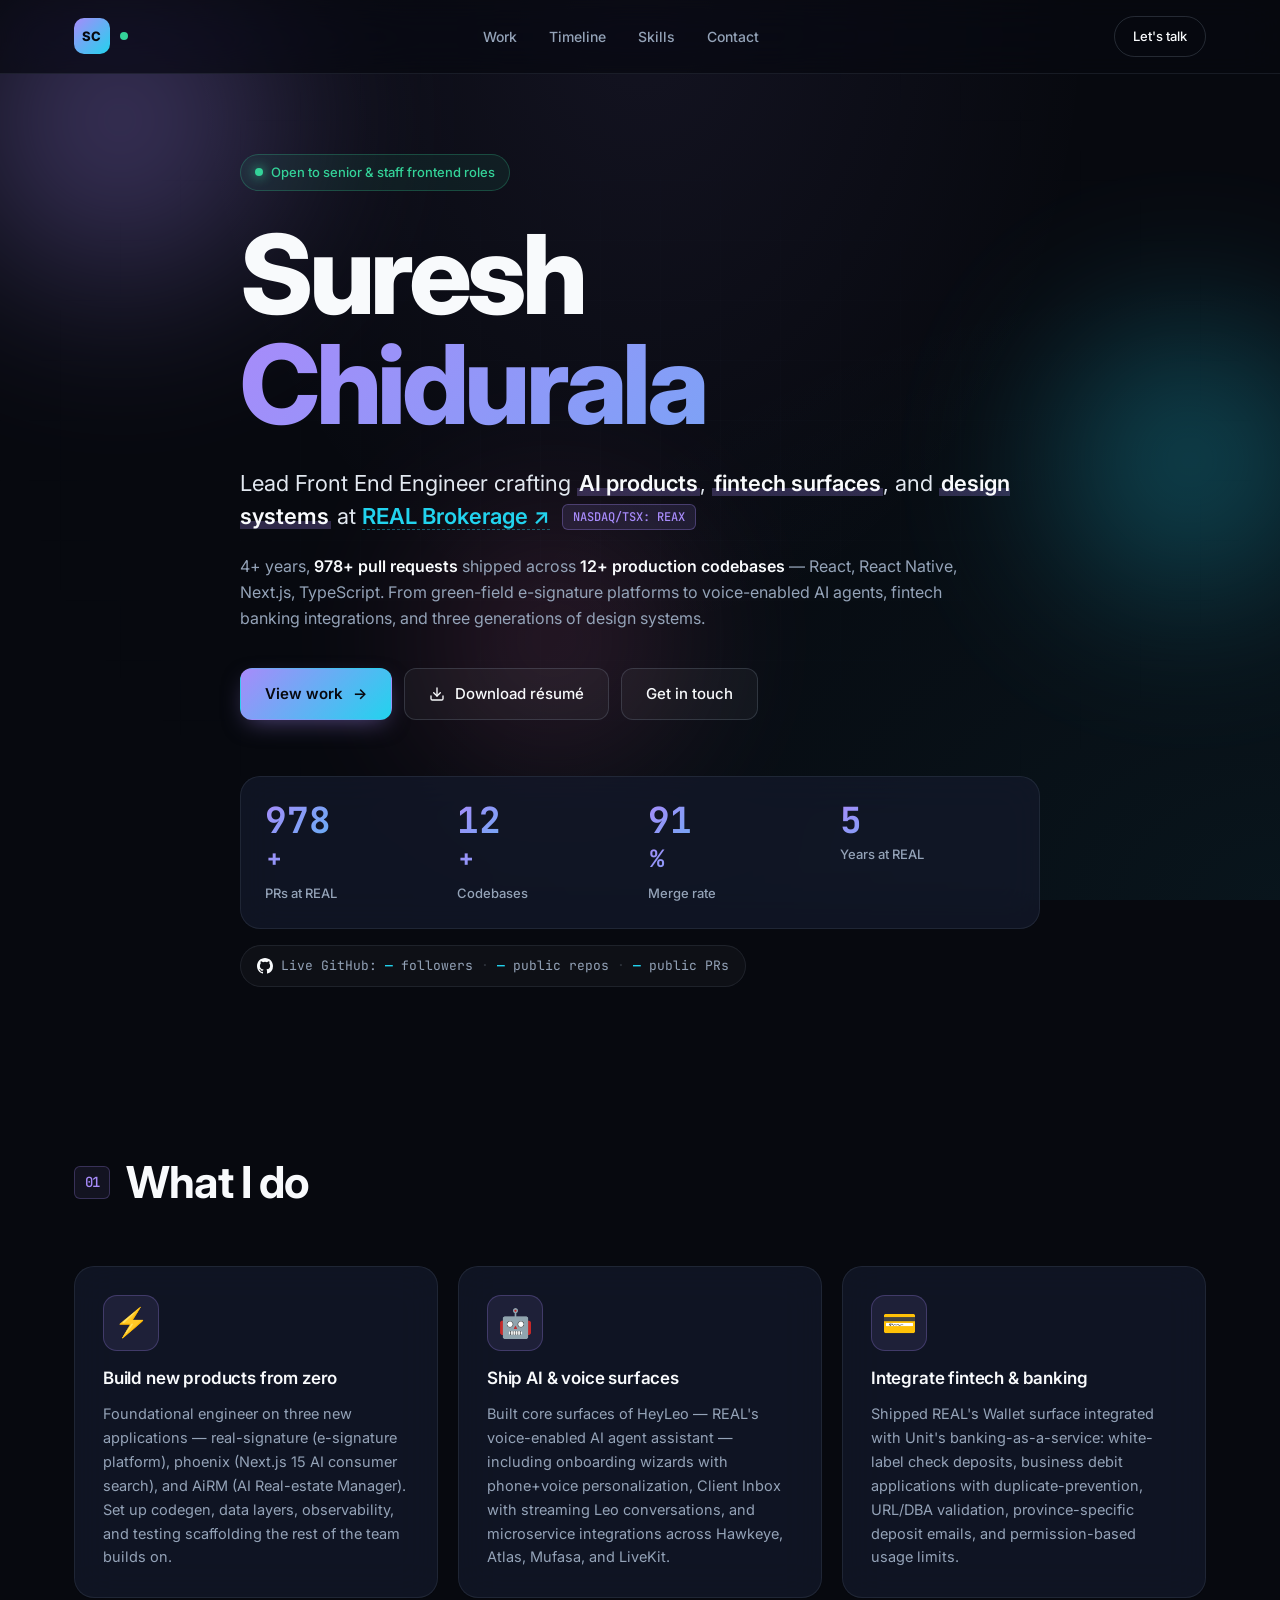
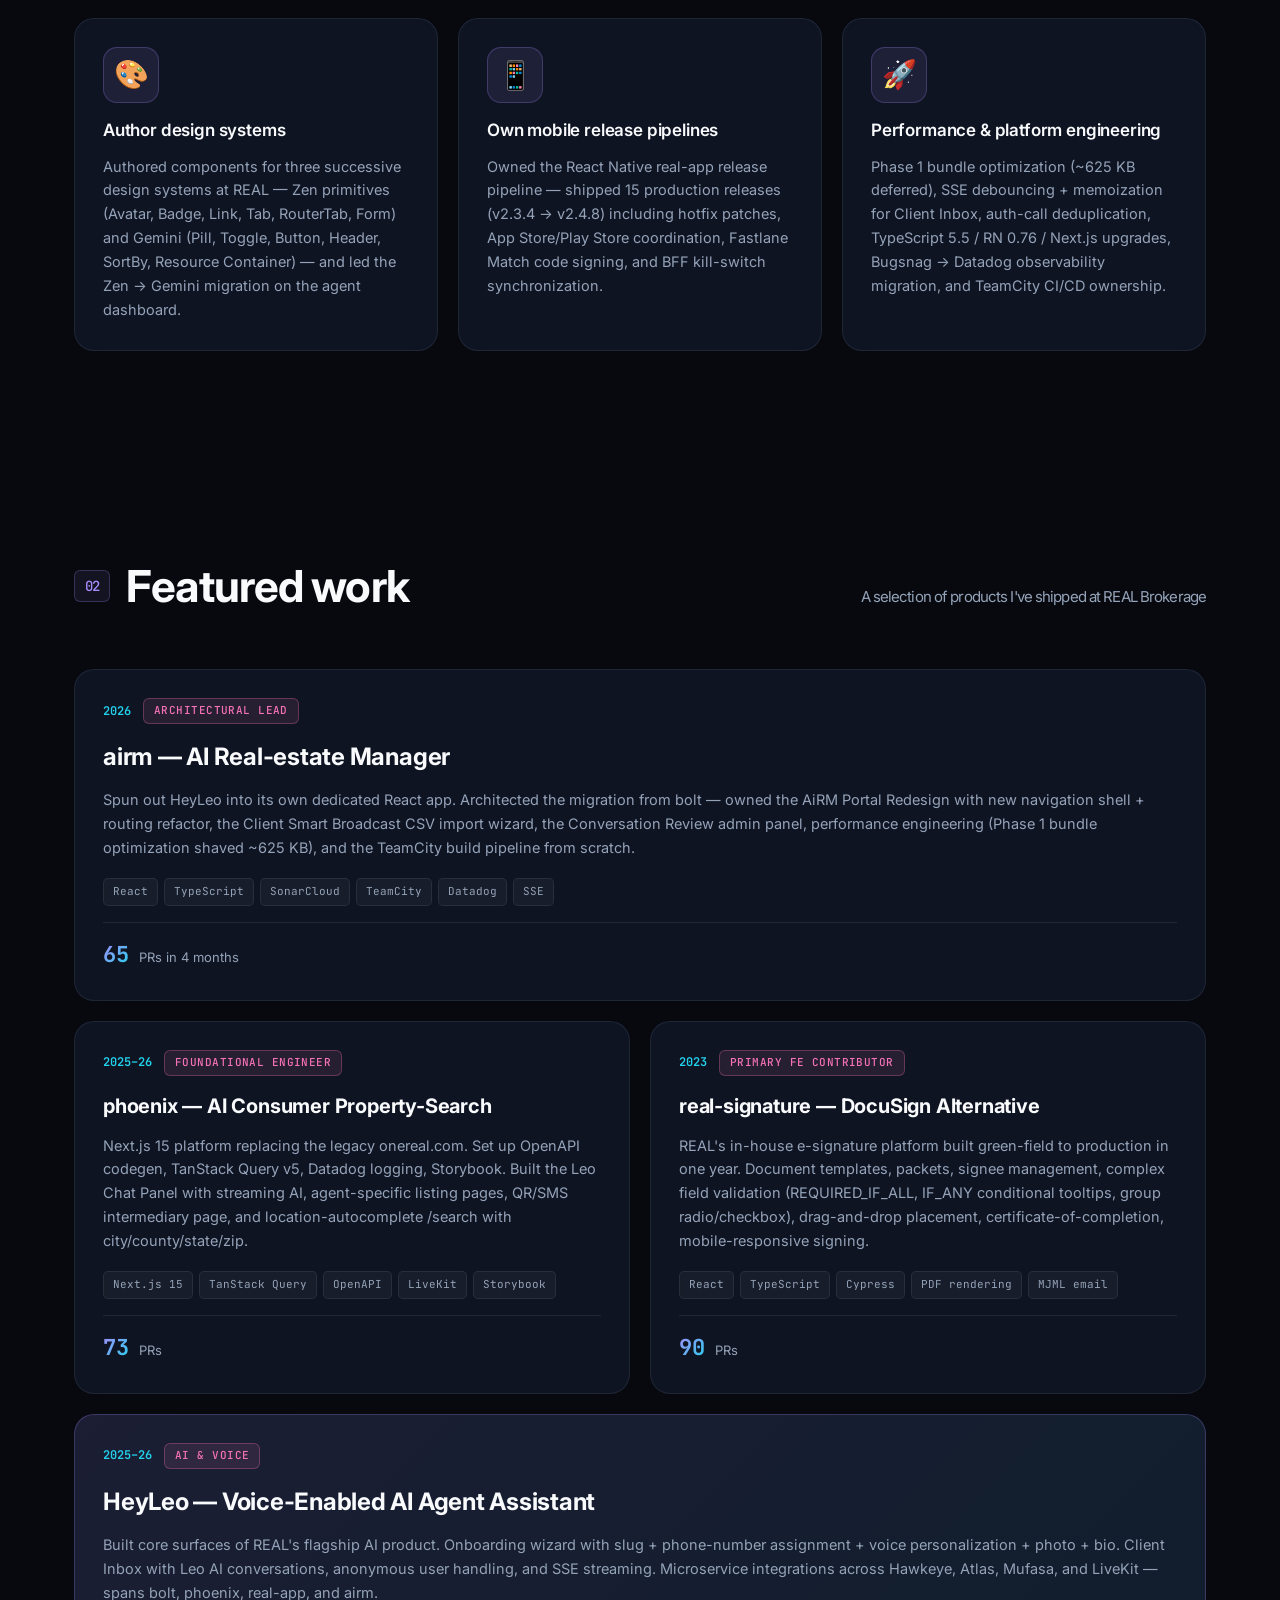
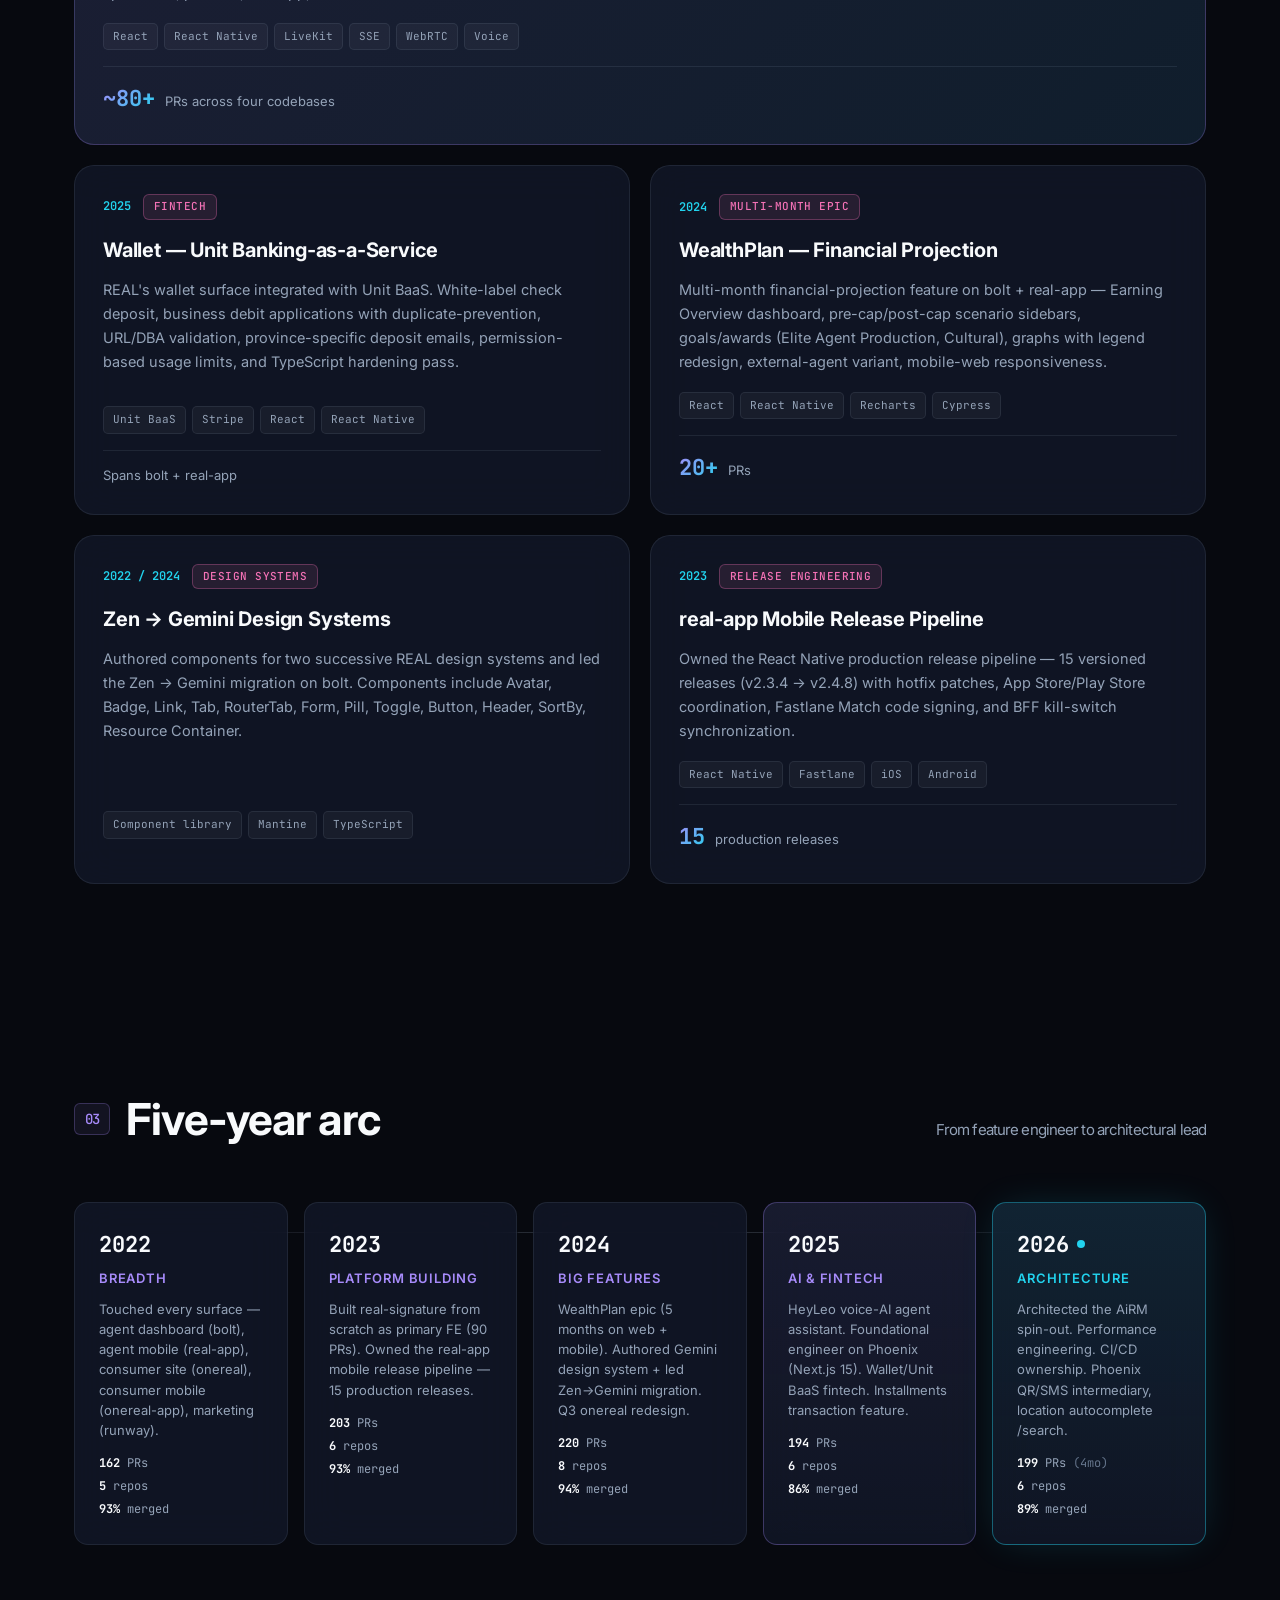
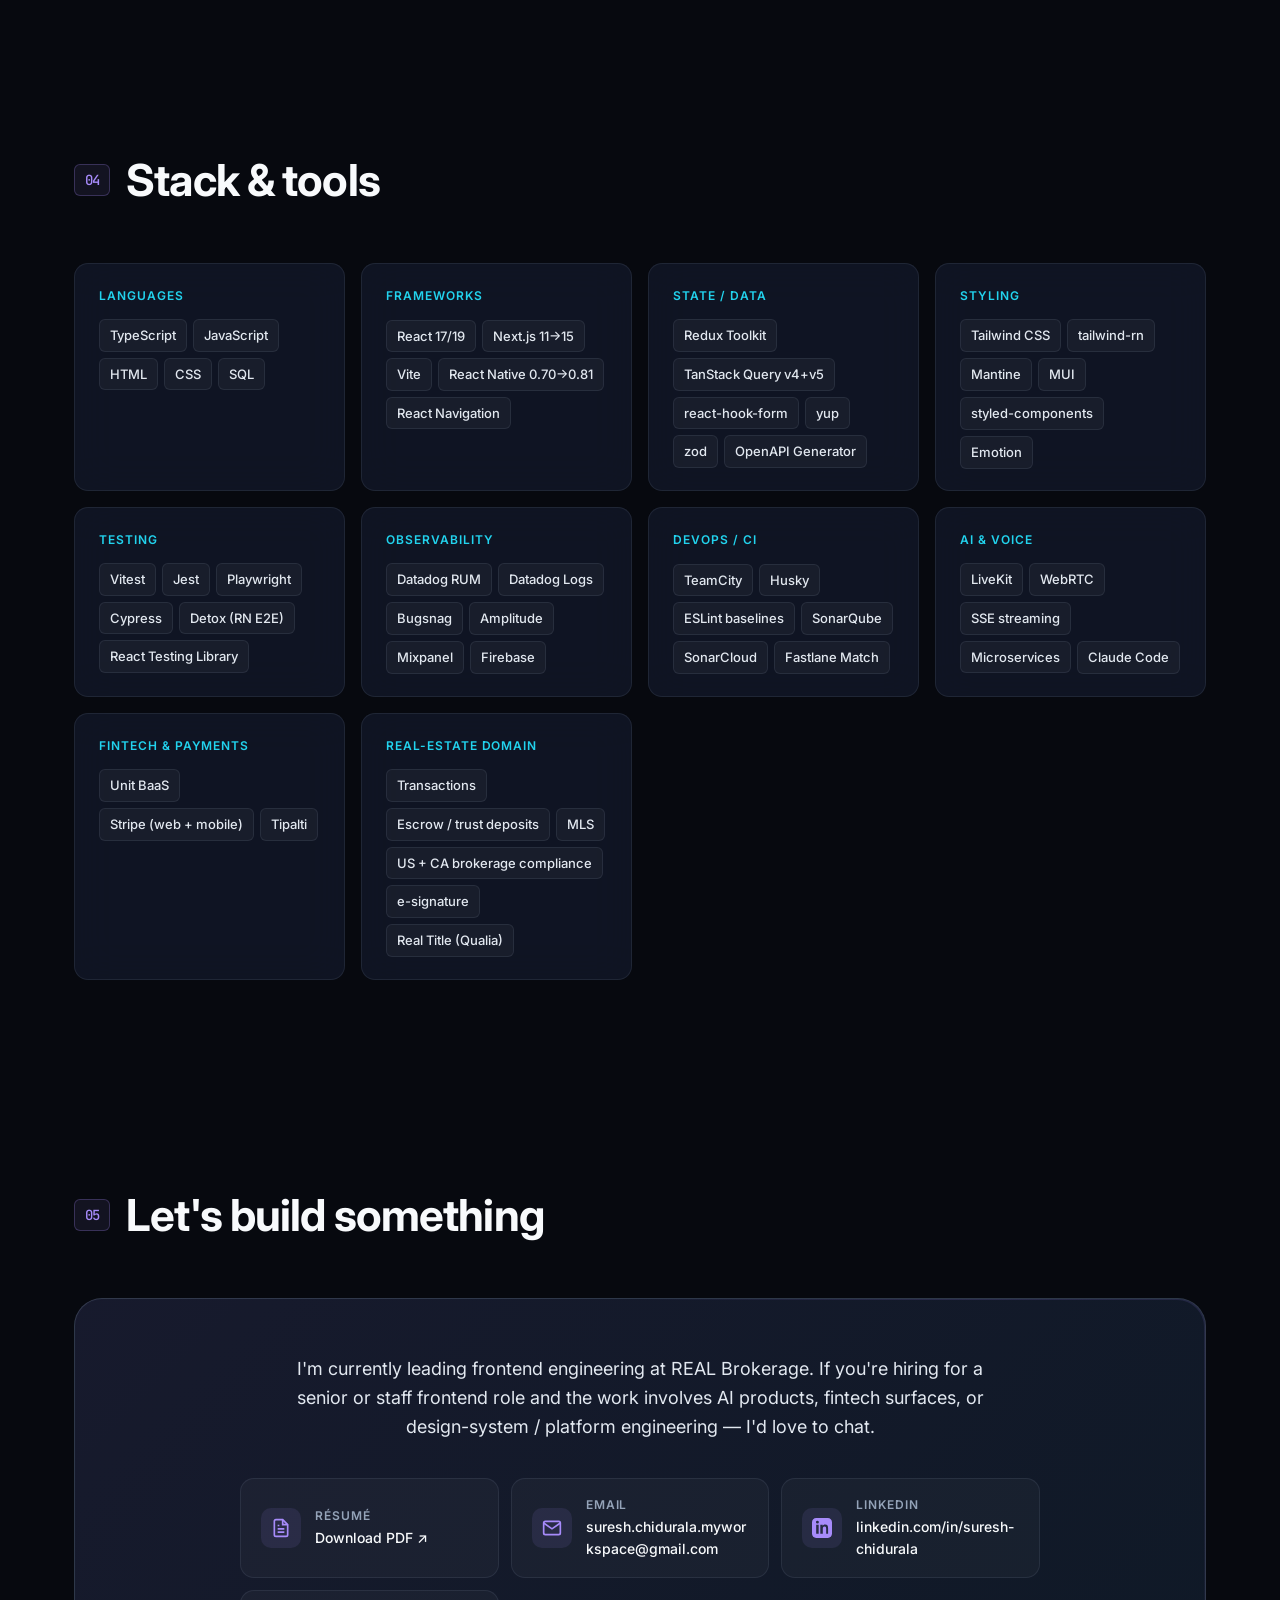
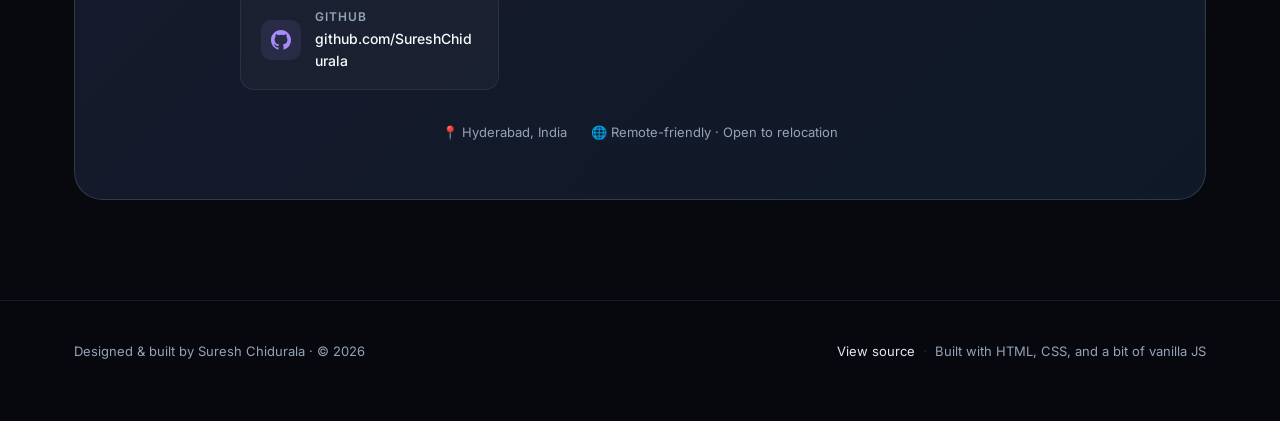
<file: index.html>
<!doctype html>
<html lang="en">
<head>
<meta charset="utf-8" />
<meta name="viewport" content="width=device-width, initial-scale=1, viewport-fit=cover" />
<meta name="theme-color" content="#0A0E1A" />
<title>Suresh Chidurala — Lead Front End Engineer</title>
<meta name="description" content="Lead Front End Engineer at REAL Brokerage. 978+ PRs across 12+ codebases — agent dashboard, React Native mobile, AI consumer search, e-signature platform, fintech wallet, and HeyLeo (voice AI assistant)." />
<meta name="author" content="Suresh Chidurala" />

<!-- Open Graph -->
<meta property="og:type" content="website" />
<meta property="og:title" content="Suresh Chidurala — Lead Front End Engineer" />
<meta property="og:description" content="978+ PRs across 12+ codebases at REAL Brokerage. React, React Native, Next.js, TypeScript. AI products, fintech, design systems." />
<meta property="og:url" content="https://sureshchidurala.github.io" />

<!-- Twitter -->
<meta name="twitter:card" content="summary_large_image" />
<meta name="twitter:title" content="Suresh Chidurala — Lead Front End Engineer" />
<meta name="twitter:description" content="978+ PRs across 12+ codebases at REAL Brokerage." />

<link rel="icon" href="data:image/svg+xml,<svg xmlns=%22http://www.w3.org/2000/svg%22 viewBox=%220 0 100 100%22><text y=%22.9em%22 font-size=%2290%22>⚡</text></svg>" />

<link rel="preconnect" href="https://fonts.googleapis.com" />
<link rel="preconnect" href="https://fonts.gstatic.com" crossorigin />
<link href="https://fonts.googleapis.com/css2?family=Inter:wght@300;400;500;600;700;800&family=JetBrains+Mono:wght@400;500;600&display=swap" rel="stylesheet" />

<link rel="stylesheet" href="styles.css" />
</head>
<body>

<!-- Animated background -->
<div class="bg-gradient" aria-hidden="true">
  <div class="orb orb-1"></div>
  <div class="orb orb-2"></div>
  <div class="orb orb-3"></div>
  <div class="grid-overlay"></div>
</div>

<!-- Navigation -->
<header class="nav-wrap">
  <nav class="nav">
    <a href="#top" class="logo">
      <span class="logo-mark">SC</span>
      <span class="logo-pulse"></span>
    </a>
    <ul class="nav-links">
      <li><a href="#work">Work</a></li>
      <li><a href="#timeline">Timeline</a></li>
      <li><a href="#skills">Skills</a></li>
      <li><a href="#contact">Contact</a></li>
    </ul>
    <a href="#contact" class="nav-cta">Let's talk</a>
  </nav>
</header>

<main id="top">

<!-- HERO -->
<section class="hero">
  <div class="container hero-inner">
    <div class="hero-eyebrow">
      <span class="status-dot"></span>
      Open to senior &amp; staff frontend roles
    </div>

    <h1 class="hero-title">
      <span class="line-1">Suresh</span>
      <span class="line-2 gradient-text">Chidurala</span>
    </h1>

    <p class="hero-tagline">
      Lead Front End Engineer crafting <span class="hl">AI products</span>,
      <span class="hl">fintech surfaces</span>, and
      <span class="hl">design systems</span> at
      <a href="https://www.onereal.com" class="link-arrow" target="_blank" rel="noopener">REAL Brokerage <span aria-hidden="true">↗</span></a>
      <span class="badge">NASDAQ/TSX: REAX</span>
    </p>

    <p class="hero-blurb">
      4+ years, <strong>978+ pull requests</strong> shipped across <strong>12+ production codebases</strong> —
      React, React Native, Next.js, TypeScript. From green-field e-signature platforms to voice-enabled
      AI agents, fintech banking integrations, and three generations of design systems.
    </p>

    <div class="hero-actions">
      <a href="#work" class="btn btn-primary">
        View work <span aria-hidden="true">→</span>
      </a>
      <a href="https://drive.google.com/file/d/1oKlYWh_kvPc6fs_PBGqLw27ZMEJYp-Tz/view?usp=drive_link" target="_blank" rel="noopener" class="btn btn-ghost">
        <svg width="16" height="16" viewBox="0 0 24 24" fill="none" stroke="currentColor" stroke-width="2" stroke-linecap="round" stroke-linejoin="round" aria-hidden="true"><path d="M21 15v4a2 2 0 0 1-2 2H5a2 2 0 0 1-2-2v-4"/><polyline points="7 10 12 15 17 10"/><line x1="12" y1="15" x2="12" y2="3"/></svg>
        Download résumé
      </a>
      <a href="#contact" class="btn btn-ghost">
        Get in touch
      </a>
    </div>

    <!-- Live stats strip -->
    <div class="stats-strip" id="stats-strip">
      <div class="stat">
        <span class="stat-num" data-target="978">0</span><span class="stat-suffix">+</span>
        <span class="stat-label">PRs at REAL</span>
      </div>
      <div class="stat">
        <span class="stat-num" data-target="12">0</span><span class="stat-suffix">+</span>
        <span class="stat-label">Codebases</span>
      </div>
      <div class="stat">
        <span class="stat-num" data-target="91">0</span><span class="stat-suffix">%</span>
        <span class="stat-label">Merge rate</span>
      </div>
      <div class="stat">
        <span class="stat-num" data-target="5">0</span>
        <span class="stat-label">Years at REAL</span>
      </div>
    </div>

    <!-- Live GitHub strip -->
    <div class="github-strip" id="github-strip">
      <div class="gh-pill">
        <svg class="gh-icon" viewBox="0 0 24 24" fill="currentColor" aria-hidden="true">
          <path d="M12 0C5.37 0 0 5.37 0 12c0 5.3 3.44 9.8 8.21 11.39.6.11.82-.26.82-.58v-2.03c-3.34.73-4.04-1.61-4.04-1.61-.55-1.39-1.34-1.76-1.34-1.76-1.09-.74.08-.73.08-.73 1.21.09 1.84 1.24 1.84 1.24 1.07 1.84 2.81 1.31 3.5 1 .11-.78.42-1.31.76-1.61-2.66-.3-5.47-1.33-5.47-5.93 0-1.31.47-2.38 1.24-3.22-.13-.3-.54-1.52.12-3.18 0 0 1-.32 3.3 1.23a11.5 11.5 0 0 1 6 0c2.3-1.55 3.3-1.23 3.3-1.23.66 1.66.25 2.88.12 3.18.77.84 1.24 1.91 1.24 3.22 0 4.61-2.81 5.62-5.49 5.92.43.37.81 1.1.81 2.22v3.29c0 .32.22.7.83.58A12 12 0 0 0 24 12c0-6.63-5.37-12-12-12z"/>
        </svg>
        <span>Live GitHub:</span>
        <span id="gh-followers" class="gh-num">—</span> followers
        <span class="gh-sep">·</span>
        <span id="gh-public-repos" class="gh-num">—</span> public repos
        <span class="gh-sep">·</span>
        <span id="gh-public-prs" class="gh-num">—</span> public PRs
      </div>
    </div>
  </div>
</section>

<!-- ABOUT / WHAT I DO -->
<section class="about" id="about">
  <div class="container">
    <h2 class="section-h">
      <span class="section-num">01</span>
      <span>What I do</span>
    </h2>
    <div class="about-grid">
      <div class="about-card">
        <div class="about-icon">⚡</div>
        <h3>Build new products from zero</h3>
        <p>Foundational engineer on three new applications — real-signature (e-signature platform), phoenix (Next.js 15 AI consumer search), and AiRM (AI Real-estate Manager). Set up codegen, data layers, observability, and testing scaffolding the rest of the team builds on.</p>
      </div>
      <div class="about-card">
        <div class="about-icon">🤖</div>
        <h3>Ship AI &amp; voice surfaces</h3>
        <p>Built core surfaces of HeyLeo — REAL's voice-enabled AI agent assistant — including onboarding wizards with phone+voice personalization, Client Inbox with streaming Leo conversations, and microservice integrations across Hawkeye, Atlas, Mufasa, and LiveKit.</p>
      </div>
      <div class="about-card">
        <div class="about-icon">💳</div>
        <h3>Integrate fintech &amp; banking</h3>
        <p>Shipped REAL's Wallet surface integrated with Unit's banking-as-a-service: white-label check deposits, business debit applications with duplicate-prevention, URL/DBA validation, province-specific deposit emails, and permission-based usage limits.</p>
      </div>
      <div class="about-card">
        <div class="about-icon">🎨</div>
        <h3>Author design systems</h3>
        <p>Authored components for three successive design systems at REAL — Zen primitives (Avatar, Badge, Link, Tab, RouterTab, Form) and Gemini (Pill, Toggle, Button, Header, SortBy, Resource Container) — and led the Zen → Gemini migration on the agent dashboard.</p>
      </div>
      <div class="about-card">
        <div class="about-icon">📱</div>
        <h3>Own mobile release pipelines</h3>
        <p>Owned the React Native real-app release pipeline — shipped 15 production releases (v2.3.4 → v2.4.8) including hotfix patches, App Store/Play Store coordination, Fastlane Match code signing, and BFF kill-switch synchronization.</p>
      </div>
      <div class="about-card">
        <div class="about-icon">🚀</div>
        <h3>Performance &amp; platform engineering</h3>
        <p>Phase 1 bundle optimization (~625&nbsp;KB deferred), SSE debouncing + memoization for Client Inbox, auth-call deduplication, TypeScript 5.5 / RN 0.76 / Next.js upgrades, Bugsnag → Datadog observability migration, and TeamCity CI/CD ownership.</p>
      </div>
    </div>
  </div>
</section>

<!-- FEATURED WORK -->
<section class="work" id="work">
  <div class="container">
    <h2 class="section-h">
      <span class="section-num">02</span>
      <span>Featured work</span>
      <span class="section-sub">A selection of products I've shipped at REAL Brokerage</span>
    </h2>

    <div class="work-grid">

      <article class="proj proj-large">
        <div class="proj-meta">
          <span class="proj-year">2026</span>
          <span class="proj-tag">Architectural lead</span>
        </div>
        <h3 class="proj-title">airm — AI Real-estate Manager</h3>
        <p class="proj-desc">
          Spun out HeyLeo into its own dedicated React app. Architected the migration from bolt — owned the
          AiRM Portal Redesign with new navigation shell + routing refactor, the Client Smart Broadcast CSV
          import wizard, the Conversation Review admin panel, performance engineering (Phase 1 bundle
          optimization shaved ~625 KB), and the TeamCity build pipeline from scratch.
        </p>
        <div class="proj-tags">
          <span>React</span><span>TypeScript</span><span>SonarCloud</span><span>TeamCity</span><span>Datadog</span><span>SSE</span>
        </div>
        <div class="proj-stat">
          <span class="proj-stat-num">65</span> PRs in 4 months
        </div>
      </article>

      <article class="proj">
        <div class="proj-meta">
          <span class="proj-year">2025–26</span>
          <span class="proj-tag">Foundational engineer</span>
        </div>
        <h3 class="proj-title">phoenix — AI Consumer Property-Search</h3>
        <p class="proj-desc">
          Next.js 15 platform replacing the legacy onereal.com. Set up OpenAPI codegen, TanStack Query v5,
          Datadog logging, Storybook. Built the Leo Chat Panel with streaming AI, agent-specific listing
          pages, QR/SMS intermediary page, and location-autocomplete /search with city/county/state/zip.
        </p>
        <div class="proj-tags">
          <span>Next.js 15</span><span>TanStack Query</span><span>OpenAPI</span><span>LiveKit</span><span>Storybook</span>
        </div>
        <div class="proj-stat">
          <span class="proj-stat-num">73</span> PRs
        </div>
      </article>

      <article class="proj">
        <div class="proj-meta">
          <span class="proj-year">2023</span>
          <span class="proj-tag">Primary FE contributor</span>
        </div>
        <h3 class="proj-title">real-signature — DocuSign Alternative</h3>
        <p class="proj-desc">
          REAL's in-house e-signature platform built green-field to production in one year. Document
          templates, packets, signee management, complex field validation (REQUIRED_IF_ALL, IF_ANY
          conditional tooltips, group radio/checkbox), drag-and-drop placement, certificate-of-completion,
          mobile-responsive signing.
        </p>
        <div class="proj-tags">
          <span>React</span><span>TypeScript</span><span>Cypress</span><span>PDF rendering</span><span>MJML email</span>
        </div>
        <div class="proj-stat">
          <span class="proj-stat-num">90</span> PRs
        </div>
      </article>

      <article class="proj proj-large proj-highlight">
        <div class="proj-meta">
          <span class="proj-year">2025–26</span>
          <span class="proj-tag">AI &amp; voice</span>
        </div>
        <h3 class="proj-title">HeyLeo — Voice-Enabled AI Agent Assistant</h3>
        <p class="proj-desc">
          Built core surfaces of REAL's flagship AI product. Onboarding wizard with slug + phone-number
          assignment + voice personalization + photo + bio. Client Inbox with Leo AI conversations,
          anonymous user handling, and SSE streaming. Microservice integrations across Hawkeye, Atlas,
          Mufasa, and LiveKit — spans bolt, phoenix, real-app, and airm.
        </p>
        <div class="proj-tags">
          <span>React</span><span>React Native</span><span>LiveKit</span><span>SSE</span><span>WebRTC</span><span>Voice</span>
        </div>
        <div class="proj-stat">
          <span class="proj-stat-num">~80+</span> PRs across four codebases
        </div>
      </article>

      <article class="proj">
        <div class="proj-meta">
          <span class="proj-year">2025</span>
          <span class="proj-tag">Fintech</span>
        </div>
        <h3 class="proj-title">Wallet — Unit Banking-as-a-Service</h3>
        <p class="proj-desc">
          REAL's wallet surface integrated with Unit BaaS. White-label check deposit, business debit
          applications with duplicate-prevention, URL/DBA validation, province-specific deposit emails,
          permission-based usage limits, and TypeScript hardening pass.
        </p>
        <div class="proj-tags">
          <span>Unit BaaS</span><span>Stripe</span><span>React</span><span>React Native</span>
        </div>
        <div class="proj-stat">
          Spans bolt + real-app
        </div>
      </article>

      <article class="proj">
        <div class="proj-meta">
          <span class="proj-year">2024</span>
          <span class="proj-tag">Multi-month epic</span>
        </div>
        <h3 class="proj-title">WealthPlan — Financial Projection</h3>
        <p class="proj-desc">
          Multi-month financial-projection feature on bolt + real-app — Earning Overview dashboard,
          pre-cap/post-cap scenario sidebars, goals/awards (Elite Agent Production, Cultural), graphs
          with legend redesign, external-agent variant, mobile-web responsiveness.
        </p>
        <div class="proj-tags">
          <span>React</span><span>React Native</span><span>Recharts</span><span>Cypress</span>
        </div>
        <div class="proj-stat">
          <span class="proj-stat-num">20+</span> PRs
        </div>
      </article>

      <article class="proj proj-narrow">
        <div class="proj-meta">
          <span class="proj-year">2022 / 2024</span>
          <span class="proj-tag">Design systems</span>
        </div>
        <h3 class="proj-title">Zen → Gemini Design Systems</h3>
        <p class="proj-desc">
          Authored components for two successive REAL design systems and led the Zen → Gemini migration on
          bolt. Components include Avatar, Badge, Link, Tab, RouterTab, Form, Pill, Toggle, Button, Header,
          SortBy, Resource Container.
        </p>
        <div class="proj-tags">
          <span>Component library</span><span>Mantine</span><span>TypeScript</span>
        </div>
      </article>

      <article class="proj proj-narrow">
        <div class="proj-meta">
          <span class="proj-year">2023</span>
          <span class="proj-tag">Release engineering</span>
        </div>
        <h3 class="proj-title">real-app Mobile Release Pipeline</h3>
        <p class="proj-desc">
          Owned the React Native production release pipeline — 15 versioned releases (v2.3.4 → v2.4.8)
          with hotfix patches, App Store/Play Store coordination, Fastlane Match code signing, and BFF
          kill-switch synchronization.
        </p>
        <div class="proj-tags">
          <span>React Native</span><span>Fastlane</span><span>iOS</span><span>Android</span>
        </div>
        <div class="proj-stat">
          <span class="proj-stat-num">15</span> production releases
        </div>
      </article>

    </div>
  </div>
</section>

<!-- TIMELINE -->
<section class="timeline" id="timeline">
  <div class="container">
    <h2 class="section-h">
      <span class="section-num">03</span>
      <span>Five-year arc</span>
      <span class="section-sub">From feature engineer to architectural lead</span>
    </h2>

    <div class="timeline-grid">
      <div class="tl-card">
        <div class="tl-year">2022</div>
        <div class="tl-headline">Breadth</div>
        <p class="tl-desc">Touched every surface — agent dashboard (bolt), agent mobile (real-app), consumer site (onereal), consumer mobile (onereal-app), marketing (runway).</p>
        <div class="tl-stats">
          <span><strong>162</strong> PRs</span>
          <span><strong>5</strong> repos</span>
          <span><strong>93%</strong> merged</span>
        </div>
      </div>
      <div class="tl-card">
        <div class="tl-year">2023</div>
        <div class="tl-headline">Platform building</div>
        <p class="tl-desc">Built real-signature from scratch as primary FE (90 PRs). Owned the real-app mobile release pipeline — 15 production releases.</p>
        <div class="tl-stats">
          <span><strong>203</strong> PRs</span>
          <span><strong>6</strong> repos</span>
          <span><strong>93%</strong> merged</span>
        </div>
      </div>
      <div class="tl-card">
        <div class="tl-year">2024</div>
        <div class="tl-headline">Big features</div>
        <p class="tl-desc">WealthPlan epic (5 months on web + mobile). Authored Gemini design system + led Zen→Gemini migration. Q3 onereal redesign.</p>
        <div class="tl-stats">
          <span><strong>220</strong> PRs</span>
          <span><strong>8</strong> repos</span>
          <span><strong>94%</strong> merged</span>
        </div>
      </div>
      <div class="tl-card tl-highlight">
        <div class="tl-year">2025</div>
        <div class="tl-headline">AI &amp; fintech</div>
        <p class="tl-desc">HeyLeo voice-AI agent assistant. Foundational engineer on Phoenix (Next.js 15). Wallet/Unit BaaS fintech. Installments transaction feature.</p>
        <div class="tl-stats">
          <span><strong>194</strong> PRs</span>
          <span><strong>6</strong> repos</span>
          <span><strong>86%</strong> merged</span>
        </div>
      </div>
      <div class="tl-card tl-current">
        <div class="tl-year">2026 <span class="tl-pulse"></span></div>
        <div class="tl-headline">Architecture</div>
        <p class="tl-desc">Architected the AiRM spin-out. Performance engineering. CI/CD ownership. Phoenix QR/SMS intermediary, location autocomplete /search.</p>
        <div class="tl-stats">
          <span><strong>199</strong> PRs <em>(4mo)</em></span>
          <span><strong>6</strong> repos</span>
          <span><strong>89%</strong> merged</span>
        </div>
      </div>
    </div>
  </div>
</section>

<!-- SKILLS -->
<section class="skills" id="skills">
  <div class="container">
    <h2 class="section-h">
      <span class="section-num">04</span>
      <span>Stack &amp; tools</span>
    </h2>

    <div class="skills-grid">
      <div class="skill-cat">
        <h4>Languages</h4>
        <div class="chips">
          <span>TypeScript</span><span>JavaScript</span><span>HTML</span><span>CSS</span><span>SQL</span>
        </div>
      </div>
      <div class="skill-cat">
        <h4>Frameworks</h4>
        <div class="chips">
          <span>React 17/19</span><span>Next.js 11→15</span><span>Vite</span><span>React Native 0.70→0.81</span><span>React Navigation</span>
        </div>
      </div>
      <div class="skill-cat">
        <h4>State / Data</h4>
        <div class="chips">
          <span>Redux Toolkit</span><span>TanStack Query v4+v5</span><span>react-hook-form</span><span>yup</span><span>zod</span><span>OpenAPI Generator</span>
        </div>
      </div>
      <div class="skill-cat">
        <h4>Styling</h4>
        <div class="chips">
          <span>Tailwind CSS</span><span>tailwind-rn</span><span>Mantine</span><span>MUI</span><span>styled-components</span><span>Emotion</span>
        </div>
      </div>
      <div class="skill-cat">
        <h4>Testing</h4>
        <div class="chips">
          <span>Vitest</span><span>Jest</span><span>Playwright</span><span>Cypress</span><span>Detox (RN E2E)</span><span>React Testing Library</span>
        </div>
      </div>
      <div class="skill-cat">
        <h4>Observability</h4>
        <div class="chips">
          <span>Datadog RUM</span><span>Datadog Logs</span><span>Bugsnag</span><span>Amplitude</span><span>Mixpanel</span><span>Firebase</span>
        </div>
      </div>
      <div class="skill-cat">
        <h4>DevOps / CI</h4>
        <div class="chips">
          <span>TeamCity</span><span>Husky</span><span>ESLint baselines</span><span>SonarQube</span><span>SonarCloud</span><span>Fastlane Match</span>
        </div>
      </div>
      <div class="skill-cat">
        <h4>AI &amp; voice</h4>
        <div class="chips">
          <span>LiveKit</span><span>WebRTC</span><span>SSE streaming</span><span>Microservices</span><span>Claude Code</span>
        </div>
      </div>
      <div class="skill-cat">
        <h4>Fintech &amp; payments</h4>
        <div class="chips">
          <span>Unit BaaS</span><span>Stripe (web + mobile)</span><span>Tipalti</span>
        </div>
      </div>
      <div class="skill-cat">
        <h4>Real-estate domain</h4>
        <div class="chips">
          <span>Transactions</span><span>Escrow / trust deposits</span><span>MLS</span><span>US + CA brokerage compliance</span><span>e-signature</span><span>Real Title (Qualia)</span>
        </div>
      </div>
    </div>
  </div>
</section>

<!-- CONTACT -->
<section class="contact" id="contact">
  <div class="container">
    <h2 class="section-h">
      <span class="section-num">05</span>
      <span>Let's build something</span>
    </h2>

    <div class="contact-card">
      <p class="contact-pitch">
        I'm currently leading frontend engineering at REAL Brokerage. If you're hiring for a senior or
        staff frontend role and the work involves AI products, fintech surfaces, or design-system /
        platform engineering — I'd love to chat.
      </p>

      <div class="contact-grid">
        <a href="https://drive.google.com/file/d/1oKlYWh_kvPc6fs_PBGqLw27ZMEJYp-Tz/view?usp=drive_link" target="_blank" rel="noopener" class="contact-link">
          <div class="cl-icon">
            <svg viewBox="0 0 24 24" fill="none" stroke="currentColor" stroke-width="2"><path d="M14 2H6a2 2 0 0 0-2 2v16a2 2 0 0 0 2 2h12a2 2 0 0 0 2-2V8z"/><polyline points="14 2 14 8 20 8"/><line x1="16" y1="13" x2="8" y2="13"/><line x1="16" y1="17" x2="8" y2="17"/><polyline points="10 9 9 9 8 9"/></svg>
          </div>
          <div>
            <div class="cl-label">Résumé</div>
            <div class="cl-value">Download PDF ↗</div>
          </div>
        </a>

        <a href="mailto:suresh.chidurala.myworkspace@gmail.com" class="contact-link" id="email-link">
          <div class="cl-icon">
            <svg viewBox="0 0 24 24" fill="none" stroke="currentColor" stroke-width="2"><path d="M4 4h16c1.1 0 2 .9 2 2v12c0 1.1-.9 2-2 2H4c-1.1 0-2-.9-2-2V6c0-1.1.9-2 2-2z"/><polyline points="22,6 12,13 2,6"/></svg>
          </div>
          <div>
            <div class="cl-label">Email</div>
            <div class="cl-value" id="email-value">suresh.chidurala.myworkspace@gmail.com</div>
          </div>
        </a>

        <a href="https://www.linkedin.com/in/suresh-chidurala/" target="_blank" rel="noopener" class="contact-link">
          <div class="cl-icon">
            <svg viewBox="0 0 24 24" fill="currentColor"><path d="M19 0h-14C2.24 0 0 2.24 0 5v14c0 2.76 2.24 5 5 5h14c2.76 0 5-2.24 5-5V5c0-2.76-2.24-5-5-5zM8 19H5V8h3v11zM6.5 6.73a1.74 1.74 0 1 1 0-3.49 1.74 1.74 0 0 1 0 3.49zM20 19h-3v-5.6c0-1.34-.03-3.07-1.87-3.07-1.87 0-2.16 1.46-2.16 2.97V19h-3V8h2.88v1.5h.04c.4-.76 1.38-1.56 2.83-1.56 3.03 0 3.59 2 3.59 4.59V19z"/></svg>
          </div>
          <div>
            <div class="cl-label">LinkedIn</div>
            <div class="cl-value">linkedin.com/in/suresh-chidurala</div>
          </div>
        </a>

        <a href="https://github.com/SureshChidurala" target="_blank" rel="noopener" class="contact-link">
          <div class="cl-icon">
            <svg viewBox="0 0 24 24" fill="currentColor"><path d="M12 0C5.37 0 0 5.37 0 12c0 5.3 3.44 9.8 8.21 11.39.6.11.82-.26.82-.58v-2.03c-3.34.73-4.04-1.61-4.04-1.61-.55-1.39-1.34-1.76-1.34-1.76-1.09-.74.08-.73.08-.73 1.21.09 1.84 1.24 1.84 1.24 1.07 1.84 2.81 1.31 3.5 1 .11-.78.42-1.31.76-1.61-2.66-.3-5.47-1.33-5.47-5.93 0-1.31.47-2.38 1.24-3.22-.13-.3-.54-1.52.12-3.18 0 0 1-.32 3.3 1.23a11.5 11.5 0 0 1 6 0c2.3-1.55 3.3-1.23 3.3-1.23.66 1.66.25 2.88.12 3.18.77.84 1.24 1.91 1.24 3.22 0 4.61-2.81 5.62-5.49 5.92.43.37.81 1.1.81 2.22v3.29c0 .32.22.7.83.58A12 12 0 0 0 24 12c0-6.63-5.37-12-12-12z"/></svg>
          </div>
          <div>
            <div class="cl-label">GitHub</div>
            <div class="cl-value">github.com/SureshChidurala</div>
          </div>
        </a>
      </div>

      <div class="contact-meta">
        <span>📍 Hyderabad, India</span>
        <span>🌐 Remote-friendly · Open to relocation</span>
      </div>
    </div>
  </div>
</section>

</main>

<footer class="footer">
  <div class="container footer-inner">
    <div>
      Designed &amp; built by Suresh Chidurala  ·  © <span id="year">2026</span>
    </div>
    <div class="footer-meta">
      <a href="https://github.com/SureshChidurala/SureshChidurala.github.io" target="_blank" rel="noopener">
        View source
      </a>
      <span class="dot">·</span>
      Built with HTML, CSS, and a bit of vanilla JS
    </div>
  </div>
</footer>

<script src="script.js" defer></script>
</body>
</html>
</file>
<file: styles.css>
/* =========================================================
   Suresh Chidurala — Portfolio
   Modern dark with neon accents
   ========================================================= */

/* ---------- Tokens ---------- */
:root {
  /* Surfaces */
  --bg: #07090F;
  --bg-elev-1: #0E1320;
  --bg-elev-2: #141A2B;
  --bg-card: rgba(20, 26, 43, 0.72);
  --bg-card-hover: rgba(28, 36, 58, 0.82);

  /* Borders */
  --border: rgba(148, 163, 184, 0.12);
  --border-strong: rgba(148, 163, 184, 0.22);
  --border-glow: rgba(167, 139, 250, 0.35);

  /* Text */
  --text: #E2E8F0;
  --text-bright: #F8FAFC;
  --text-muted: #94A3B8;
  --text-dim: #64748B;

  /* Accents — neon palette */
  --accent-violet: #A78BFA;
  --accent-cyan:   #22D3EE;
  --accent-pink:   #F472B6;
  --accent-amber:  #FBBF24;
  --accent-green:  #34D399;

  --gradient-primary: linear-gradient(135deg, #A78BFA 0%, #22D3EE 100%);
  --gradient-warm:    linear-gradient(135deg, #F472B6 0%, #FBBF24 100%);
  --gradient-cool:    linear-gradient(135deg, #22D3EE 0%, #34D399 100%);

  /* Layout */
  --radius-sm: 8px;
  --radius:    14px;
  --radius-lg: 20px;
  --radius-xl: 28px;

  /* Type */
  --font-sans: 'Inter', -apple-system, BlinkMacSystemFont, 'Segoe UI', Roboto, sans-serif;
  --font-mono: 'JetBrains Mono', ui-monospace, SFMono-Regular, Menlo, monospace;

  --container: 1180px;

  --shadow-glow: 0 0 80px -20px rgba(167, 139, 250, 0.3);
}

/* ---------- Reset / base ---------- */
* { box-sizing: border-box; }
*::before, *::after { box-sizing: border-box; }

html {
  scroll-behavior: smooth;
  -webkit-text-size-adjust: 100%;
}

body {
  margin: 0;
  font-family: var(--font-sans);
  font-size: 16px;
  line-height: 1.6;
  color: var(--text);
  background: var(--bg);
  min-height: 100vh;
  overflow-x: hidden;
  -webkit-font-smoothing: antialiased;
  -moz-osx-font-smoothing: grayscale;
}

a { color: inherit; text-decoration: none; }
img { max-width: 100%; display: block; }
button { font-family: inherit; }

::selection {
  background: var(--accent-violet);
  color: var(--bg);
}

::-webkit-scrollbar { width: 10px; height: 10px; }
::-webkit-scrollbar-track { background: var(--bg); }
::-webkit-scrollbar-thumb {
  background: var(--bg-elev-2);
  border-radius: 10px;
}
::-webkit-scrollbar-thumb:hover { background: var(--border-strong); }

.container {
  max-width: var(--container);
  margin: 0 auto;
  padding: 0 24px;
  position: relative;
}

/* ---------- Animated background ---------- */
.bg-gradient {
  position: fixed;
  inset: 0;
  z-index: -1;
  overflow: hidden;
  background: radial-gradient(ellipse at top, rgba(167,139,250,0.08), transparent 50%),
              radial-gradient(ellipse at bottom right, rgba(34,211,238,0.06), transparent 50%),
              var(--bg);
}
.orb {
  position: absolute;
  border-radius: 50%;
  filter: blur(80px);
  opacity: 0.45;
  pointer-events: none;
  animation: float 20s ease-in-out infinite;
}
.orb-1 { width: 480px; height: 480px; top: -120px; left: -120px;
  background: radial-gradient(circle, var(--accent-violet) 0%, transparent 70%); }
.orb-2 { width: 380px; height: 380px; top: 30%; right: -100px;
  background: radial-gradient(circle, var(--accent-cyan) 0%, transparent 70%);
  animation-delay: -7s; }
.orb-3 { width: 340px; height: 340px; bottom: 10%; left: 30%;
  background: radial-gradient(circle, var(--accent-pink) 0%, transparent 70%);
  animation-delay: -14s; opacity: 0.25; }
@keyframes float {
  0%, 100% { transform: translate(0,0) scale(1); }
  33%      { transform: translate(40px,-30px) scale(1.05); }
  66%      { transform: translate(-20px,20px) scale(0.95); }
}

.grid-overlay {
  position: absolute; inset: 0;
  background-image:
    linear-gradient(rgba(148,163,184,0.04) 1px, transparent 1px),
    linear-gradient(90deg, rgba(148,163,184,0.04) 1px, transparent 1px);
  background-size: 60px 60px;
  mask-image: radial-gradient(ellipse at center, rgba(0,0,0,0.5), transparent 75%);
  pointer-events: none;
}

/* ---------- Navigation ---------- */
.nav-wrap {
  position: sticky; top: 0; z-index: 50;
  backdrop-filter: blur(20px) saturate(180%);
  -webkit-backdrop-filter: blur(20px) saturate(180%);
  background: rgba(7,9,15,0.72);
  border-bottom: 1px solid var(--border);
}
.nav {
  display: flex; align-items: center; justify-content: space-between;
  max-width: var(--container);
  margin: 0 auto;
  padding: 16px 24px;
}
.logo {
  display: flex; align-items: center; gap: 10px;
  font-weight: 800; font-size: 16px; letter-spacing: 0.04em;
  position: relative;
}
.logo-mark {
  display: inline-flex; align-items: center; justify-content: center;
  width: 36px; height: 36px;
  background: var(--gradient-primary);
  color: var(--bg);
  border-radius: 10px;
  font-weight: 800; font-size: 13px;
}
.logo-pulse {
  width: 8px; height: 8px; border-radius: 50%;
  background: var(--accent-green);
  box-shadow: 0 0 0 0 rgba(52,211,153,0.7);
  animation: pulse 2s infinite;
}
@keyframes pulse {
  0%   { box-shadow: 0 0 0 0 rgba(52,211,153,0.7); }
  70%  { box-shadow: 0 0 0 12px rgba(52,211,153,0); }
  100% { box-shadow: 0 0 0 0 rgba(52,211,153,0); }
}

.nav-links {
  display: flex; gap: 32px;
  margin: 0; padding: 0; list-style: none;
}
.nav-links a {
  font-size: 14px; font-weight: 500;
  color: var(--text-muted);
  transition: color 0.2s;
  position: relative;
}
.nav-links a::after {
  content: ''; position: absolute;
  bottom: -4px; left: 0;
  height: 2px; width: 0;
  background: var(--gradient-primary);
  transition: width 0.3s;
}
.nav-links a:hover { color: var(--text-bright); }
.nav-links a:hover::after { width: 100%; }

.nav-cta {
  padding: 9px 18px;
  border: 1px solid var(--border-strong);
  border-radius: 999px;
  font-size: 13px; font-weight: 500;
  color: var(--text-bright);
  transition: all 0.2s;
}
.nav-cta:hover {
  background: var(--text-bright);
  color: var(--bg);
  border-color: var(--text-bright);
}

@media (max-width: 720px) {
  .nav-links { display: none; }
  .nav { padding: 14px 20px; }
}

/* ---------- Hero ---------- */
.hero {
  padding: 80px 0 60px;
  min-height: 90vh;
  display: flex; align-items: center;
  position: relative;
}
.hero-inner { max-width: 920px; }

.hero-eyebrow {
  display: inline-flex; align-items: center; gap: 8px;
  padding: 7px 14px;
  background: rgba(52, 211, 153, 0.08);
  border: 1px solid rgba(52, 211, 153, 0.25);
  border-radius: 999px;
  font-size: 13px; font-weight: 500;
  color: var(--accent-green);
  margin-bottom: 28px;
}
.status-dot {
  width: 8px; height: 8px; border-radius: 50%;
  background: var(--accent-green);
  box-shadow: 0 0 12px var(--accent-green);
  animation: pulse-dot 2s infinite;
}
@keyframes pulse-dot {
  0%, 100% { opacity: 1; transform: scale(1); }
  50%      { opacity: 0.7; transform: scale(0.85); }
}

.hero-title {
  font-size: clamp(54px, 9vw, 110px);
  line-height: 1;
  font-weight: 800;
  letter-spacing: -0.04em;
  margin: 0 0 28px;
}
.line-1 { display: block; color: var(--text-bright); }
.line-2 { display: block; }
.gradient-text {
  background: var(--gradient-primary);
  -webkit-background-clip: text;
  background-clip: text;
  color: transparent;
  background-size: 200% 200%;
  animation: gradient-shift 6s ease infinite;
}
@keyframes gradient-shift {
  0%, 100% { background-position: 0% 50%; }
  50%      { background-position: 100% 50%; }
}

.hero-tagline {
  font-size: clamp(18px, 2.2vw, 22px);
  line-height: 1.5;
  color: var(--text);
  max-width: 800px;
  margin: 0 0 20px;
  font-weight: 400;
}
.hl {
  color: var(--text-bright);
  font-weight: 600;
  background: linear-gradient(180deg, transparent 70%, rgba(167,139,250,0.25) 70%);
  padding: 0 2px;
}
.link-arrow {
  color: var(--accent-cyan);
  font-weight: 600;
  border-bottom: 1px dashed rgba(34, 211, 238, 0.4);
  transition: all 0.2s;
}
.link-arrow:hover {
  color: var(--accent-violet);
  border-color: var(--accent-violet);
}
.badge {
  display: inline-block;
  padding: 3px 10px;
  background: rgba(167, 139, 250, 0.12);
  border: 1px solid rgba(167, 139, 250, 0.3);
  border-radius: 6px;
  color: var(--accent-violet);
  font-family: var(--font-mono);
  font-size: 12px;
  font-weight: 500;
  margin-left: 6px;
  vertical-align: 3px;
}

.hero-blurb {
  font-size: 16px;
  line-height: 1.65;
  color: var(--text-muted);
  max-width: 720px;
  margin: 0 0 36px;
}
.hero-blurb strong {
  color: var(--text-bright);
  font-weight: 600;
}

.hero-actions {
  display: flex; gap: 12px; flex-wrap: wrap;
  margin-bottom: 56px;
}
.btn {
  display: inline-flex; align-items: center; gap: 10px;
  padding: 13px 24px;
  border-radius: 12px;
  font-size: 15px; font-weight: 500;
  cursor: pointer;
  transition: all 0.25s cubic-bezier(0.2, 0.8, 0.2, 1);
  border: 1px solid transparent;
}
.btn-primary {
  background: var(--gradient-primary);
  color: var(--bg);
  font-weight: 600;
  box-shadow: 0 8px 24px -8px rgba(167, 139, 250, 0.5);
}
.btn-primary:hover {
  transform: translateY(-2px);
  box-shadow: 0 14px 32px -8px rgba(167, 139, 250, 0.6);
}
.btn-ghost {
  background: rgba(255,255,255,0.04);
  border-color: var(--border-strong);
  color: var(--text-bright);
}
.btn-ghost:hover {
  background: rgba(255,255,255,0.08);
  border-color: var(--accent-violet);
}

/* Hero stats strip */
.stats-strip {
  display: grid;
  grid-template-columns: repeat(4, 1fr);
  gap: 16px;
  padding: 24px;
  background: var(--bg-card);
  backdrop-filter: blur(20px);
  border: 1px solid var(--border);
  border-radius: var(--radius-lg);
  margin-bottom: 16px;
}
.stat {
  display: flex; flex-direction: column;
}
.stat-num {
  font-family: var(--font-mono);
  font-size: 36px;
  font-weight: 700;
  color: var(--text-bright);
  background: var(--gradient-primary);
  -webkit-background-clip: text;
  background-clip: text;
  color: transparent;
  line-height: 1.1;
}
.stat-suffix {
  font-family: var(--font-mono);
  font-size: 24px;
  font-weight: 700;
  background: var(--gradient-primary);
  -webkit-background-clip: text;
  background-clip: text;
  color: transparent;
  vertical-align: top;
  margin-left: 2px;
}
.stat-label {
  font-size: 13px;
  color: var(--text-muted);
  margin-top: 4px;
  font-weight: 500;
}

/* GitHub strip */
.github-strip {
  display: flex;
  justify-content: flex-start;
}
.gh-pill {
  display: inline-flex; align-items: center; gap: 8px;
  padding: 10px 16px;
  background: rgba(255,255,255,0.03);
  border: 1px solid var(--border);
  border-radius: 999px;
  font-size: 13px;
  color: var(--text-muted);
  font-family: var(--font-mono);
}
.gh-icon {
  width: 16px; height: 16px;
  color: var(--text-bright);
}
.gh-num {
  color: var(--accent-cyan);
  font-weight: 600;
}
.gh-sep { color: var(--border-strong); }

@media (max-width: 720px) {
  .stats-strip { grid-template-columns: repeat(2, 1fr); }
}

/* ---------- Section common ---------- */
section {
  padding: 100px 0;
  position: relative;
}
.section-h {
  display: flex; align-items: baseline; gap: 16px; flex-wrap: wrap;
  font-size: clamp(28px, 4vw, 44px);
  font-weight: 700;
  letter-spacing: -0.02em;
  color: var(--text-bright);
  margin: 0 0 48px;
}
.section-num {
  font-family: var(--font-mono);
  font-size: 14px;
  font-weight: 500;
  color: var(--accent-violet);
  background: rgba(167, 139, 250, 0.08);
  border: 1px solid rgba(167, 139, 250, 0.25);
  padding: 4px 10px;
  border-radius: 6px;
  vertical-align: middle;
  align-self: center;
}
.section-sub {
  font-size: 15px;
  font-weight: 400;
  color: var(--text-muted);
  margin-left: auto;
}
@media (max-width: 720px) {
  .section-sub { width: 100%; margin-left: 0; }
}

/* ---------- About ---------- */
.about-grid {
  display: grid;
  grid-template-columns: repeat(auto-fit, minmax(320px, 1fr));
  gap: 20px;
}
.about-card {
  padding: 28px;
  background: var(--bg-card);
  backdrop-filter: blur(20px);
  border: 1px solid var(--border);
  border-radius: var(--radius-lg);
  transition: all 0.3s cubic-bezier(0.2, 0.8, 0.2, 1);
}
.about-card:hover {
  transform: translateY(-4px);
  background: var(--bg-card-hover);
  border-color: var(--border-strong);
}
.about-icon {
  font-size: 28px;
  margin-bottom: 14px;
  display: inline-flex;
  width: 56px; height: 56px;
  align-items: center; justify-content: center;
  background: rgba(167, 139, 250, 0.1);
  border: 1px solid rgba(167, 139, 250, 0.25);
  border-radius: 14px;
}
.about-card h3 {
  font-size: 17px;
  font-weight: 600;
  color: var(--text-bright);
  margin: 0 0 10px;
  letter-spacing: -0.01em;
}
.about-card p {
  font-size: 14.5px;
  line-height: 1.65;
  color: var(--text-muted);
  margin: 0;
}

/* ---------- Featured work ---------- */
.work-grid {
  display: grid;
  grid-template-columns: repeat(6, 1fr);
  gap: 20px;
}
.proj {
  grid-column: span 3;
  display: flex; flex-direction: column;
  padding: 28px;
  background: var(--bg-card);
  backdrop-filter: blur(20px);
  border: 1px solid var(--border);
  border-radius: var(--radius-lg);
  transition: all 0.3s cubic-bezier(0.2, 0.8, 0.2, 1);
  position: relative;
  overflow: hidden;
}
.proj::before {
  content: ''; position: absolute;
  top: 0; left: 0; right: 0; height: 1px;
  background: linear-gradient(90deg, transparent, var(--border-glow), transparent);
  opacity: 0;
  transition: opacity 0.3s;
}
.proj:hover {
  transform: translateY(-4px);
  background: var(--bg-card-hover);
  border-color: var(--border-strong);
  box-shadow: 0 24px 60px -20px rgba(167, 139, 250, 0.15);
}
.proj:hover::before { opacity: 1; }

.proj-large { grid-column: span 6; }
.proj-narrow { grid-column: span 3; }
.proj-highlight {
  background: linear-gradient(135deg, rgba(167,139,250,0.08), rgba(34,211,238,0.05)),
              var(--bg-card);
  border-color: rgba(167, 139, 250, 0.25);
}

.proj-meta {
  display: flex; align-items: center; gap: 12px;
  font-family: var(--font-mono);
  font-size: 12px;
  color: var(--text-muted);
  margin-bottom: 14px;
}
.proj-year {
  color: var(--accent-cyan);
  font-weight: 600;
}
.proj-tag {
  padding: 3px 10px;
  background: rgba(244, 114, 182, 0.1);
  border: 1px solid rgba(244, 114, 182, 0.3);
  color: var(--accent-pink);
  border-radius: 6px;
  font-size: 11px;
  font-weight: 500;
  letter-spacing: 0.04em;
  text-transform: uppercase;
}
.proj-title {
  font-size: 20px;
  font-weight: 700;
  color: var(--text-bright);
  margin: 0 0 12px;
  letter-spacing: -0.01em;
}
.proj-large .proj-title { font-size: 24px; }
.proj-desc {
  font-size: 14.5px;
  line-height: 1.65;
  color: var(--text-muted);
  margin: 0 0 18px;
  flex: 1;
}
.proj-tags {
  display: flex; flex-wrap: wrap; gap: 6px;
  margin-bottom: 16px;
}
.proj-tags span {
  font-family: var(--font-mono);
  font-size: 11px;
  padding: 4px 9px;
  background: rgba(255,255,255,0.04);
  border: 1px solid var(--border);
  border-radius: 5px;
  color: var(--text-muted);
}
.proj-stat {
  font-size: 13px;
  color: var(--text-muted);
  padding-top: 14px;
  border-top: 1px solid var(--border);
}
.proj-stat-num {
  font-family: var(--font-mono);
  font-size: 22px;
  font-weight: 700;
  background: var(--gradient-primary);
  -webkit-background-clip: text;
  background-clip: text;
  color: transparent;
  margin-right: 6px;
}

@media (max-width: 920px) {
  .work-grid { grid-template-columns: 1fr; }
  .proj, .proj-large, .proj-narrow { grid-column: span 1; }
}

/* ---------- Timeline ---------- */
.timeline-grid {
  display: grid;
  grid-template-columns: repeat(5, 1fr);
  gap: 16px;
  position: relative;
}
.timeline-grid::before {
  content: ''; position: absolute;
  top: 30px; left: 0; right: 0;
  height: 1px;
  background: linear-gradient(90deg, transparent, var(--border-strong), var(--border-strong), transparent);
  z-index: -1;
}
.tl-card {
  padding: 24px;
  background: var(--bg-card);
  backdrop-filter: blur(20px);
  border: 1px solid var(--border);
  border-radius: var(--radius);
  transition: all 0.3s;
}
.tl-card:hover {
  transform: translateY(-3px);
  border-color: var(--border-strong);
}
.tl-highlight {
  background: linear-gradient(180deg, rgba(167,139,250,0.06), transparent), var(--bg-card);
  border-color: rgba(167, 139, 250, 0.3);
}
.tl-current {
  background: linear-gradient(180deg, rgba(34,211,238,0.08), transparent), var(--bg-card);
  border-color: rgba(34, 211, 238, 0.4);
  box-shadow: 0 0 40px -10px rgba(34, 211, 238, 0.2);
}
.tl-year {
  font-family: var(--font-mono);
  font-size: 22px;
  font-weight: 700;
  color: var(--text-bright);
  margin-bottom: 6px;
  display: flex; align-items: center; gap: 8px;
}
.tl-pulse {
  width: 8px; height: 8px; border-radius: 50%;
  background: var(--accent-cyan);
  box-shadow: 0 0 0 0 rgba(34,211,238,0.7);
  animation: pulse 2s infinite;
}
.tl-headline {
  font-size: 13px;
  font-weight: 600;
  text-transform: uppercase;
  letter-spacing: 0.06em;
  color: var(--accent-violet);
  margin-bottom: 10px;
}
.tl-current .tl-headline { color: var(--accent-cyan); }
.tl-desc {
  font-size: 13px;
  line-height: 1.55;
  color: var(--text-muted);
  margin: 0 0 14px;
}
.tl-stats {
  display: flex; flex-direction: column; gap: 4px;
  font-family: var(--font-mono);
  font-size: 12px;
  color: var(--text-muted);
}
.tl-stats strong {
  color: var(--text-bright);
}
.tl-stats em {
  color: var(--text-dim);
  font-style: normal;
}

@media (max-width: 920px) {
  .timeline-grid { grid-template-columns: 1fr 1fr; }
  .timeline-grid::before { display: none; }
}
@media (max-width: 520px) {
  .timeline-grid { grid-template-columns: 1fr; }
}

/* ---------- Skills ---------- */
.skills-grid {
  display: grid;
  grid-template-columns: repeat(auto-fit, minmax(260px, 1fr));
  gap: 16px;
}
.skill-cat {
  padding: 22px 24px;
  background: var(--bg-card);
  backdrop-filter: blur(20px);
  border: 1px solid var(--border);
  border-radius: var(--radius);
  transition: border-color 0.3s;
}
.skill-cat:hover { border-color: var(--border-strong); }
.skill-cat h4 {
  font-size: 12px;
  font-weight: 600;
  text-transform: uppercase;
  letter-spacing: 0.08em;
  color: var(--accent-cyan);
  margin: 0 0 14px;
}
.chips {
  display: flex; flex-wrap: wrap; gap: 6px;
}
.chips span {
  font-size: 13px;
  padding: 5px 10px;
  background: rgba(255,255,255,0.04);
  border: 1px solid var(--border);
  border-radius: 6px;
  color: var(--text);
  font-weight: 500;
  transition: all 0.2s;
}
.chips span:hover {
  background: rgba(167, 139, 250, 0.12);
  border-color: rgba(167, 139, 250, 0.4);
  color: var(--text-bright);
}

/* ---------- Contact ---------- */
.contact-card {
  padding: 56px;
  background: linear-gradient(135deg, rgba(167,139,250,0.06), rgba(34,211,238,0.03)), var(--bg-card);
  backdrop-filter: blur(20px);
  border: 1px solid var(--border-strong);
  border-radius: var(--radius-xl);
  text-align: center;
  position: relative;
  overflow: hidden;
}
.contact-card::before {
  content: ''; position: absolute;
  top: -50%; left: -50%; right: -50%; bottom: -50%;
  background: conic-gradient(from 0deg, transparent, rgba(167,139,250,0.15), transparent 30%);
  animation: rotate 20s linear infinite;
  z-index: 0;
}
.contact-card::after {
  content: ''; position: absolute;
  inset: 1px;
  background: linear-gradient(135deg, rgba(167,139,250,0.06), rgba(34,211,238,0.03)), var(--bg-elev-1);
  border-radius: calc(var(--radius-xl) - 1px);
  z-index: 1;
}
@keyframes rotate { to { transform: rotate(360deg); } }
.contact-card > * { position: relative; z-index: 2; }

.contact-pitch {
  font-size: 18px;
  line-height: 1.6;
  color: var(--text);
  max-width: 720px;
  margin: 0 auto 36px;
}

.contact-grid {
  display: grid;
  grid-template-columns: repeat(auto-fit, minmax(240px, 1fr));
  gap: 12px;
  max-width: 800px;
  margin: 0 auto 32px;
}
.contact-link {
  display: flex; align-items: center; gap: 14px;
  padding: 16px 20px;
  background: rgba(255,255,255,0.03);
  border: 1px solid var(--border);
  border-radius: var(--radius);
  text-align: left;
  transition: all 0.25s;
}
.contact-link:hover {
  transform: translateY(-2px);
  background: rgba(255,255,255,0.06);
  border-color: rgba(167, 139, 250, 0.4);
  box-shadow: 0 12px 24px -12px rgba(167, 139, 250, 0.3);
}
.cl-icon {
  width: 40px; height: 40px;
  display: inline-flex; align-items: center; justify-content: center;
  background: rgba(167, 139, 250, 0.1);
  border-radius: 10px;
  color: var(--accent-violet);
  flex-shrink: 0;
}
.cl-icon svg { width: 20px; height: 20px; }
.cl-label {
  font-size: 12px;
  text-transform: uppercase;
  letter-spacing: 0.08em;
  color: var(--text-muted);
  font-weight: 600;
  margin-bottom: 2px;
}
.cl-value {
  font-size: 14px;
  color: var(--text-bright);
  font-weight: 500;
  word-break: break-word;
}
.contact-meta {
  display: flex; justify-content: center; gap: 24px; flex-wrap: wrap;
  font-size: 13px;
  color: var(--text-muted);
}

@media (max-width: 720px) {
  .contact-card { padding: 36px 24px; }
}

/* ---------- Footer ---------- */
.footer {
  padding: 40px 0 60px;
  border-top: 1px solid var(--border);
  background: rgba(7, 9, 15, 0.5);
}
.footer-inner {
  display: flex; justify-content: space-between; align-items: center;
  flex-wrap: wrap; gap: 16px;
  font-size: 13px;
  color: var(--text-muted);
}
.footer-meta { display: flex; align-items: center; gap: 8px; }
.footer-meta a { color: var(--text); transition: color 0.2s; }
.footer-meta a:hover { color: var(--accent-cyan); }
.dot { color: var(--border-strong); }

/* ---------- Reveal on scroll ---------- */
.reveal {
  opacity: 0;
  transform: translateY(20px);
  transition: opacity 0.7s cubic-bezier(0.2, 0.8, 0.2, 1),
              transform 0.7s cubic-bezier(0.2, 0.8, 0.2, 1);
}
.reveal.in {
  opacity: 1;
  transform: translateY(0);
}

@media (prefers-reduced-motion: reduce) {
  *, *::before, *::after {
    animation-duration: 0.01ms !important;
    animation-iteration-count: 1 !important;
    transition-duration: 0.01ms !important;
  }
  .reveal { opacity: 1; transform: none; }
}
</file>
